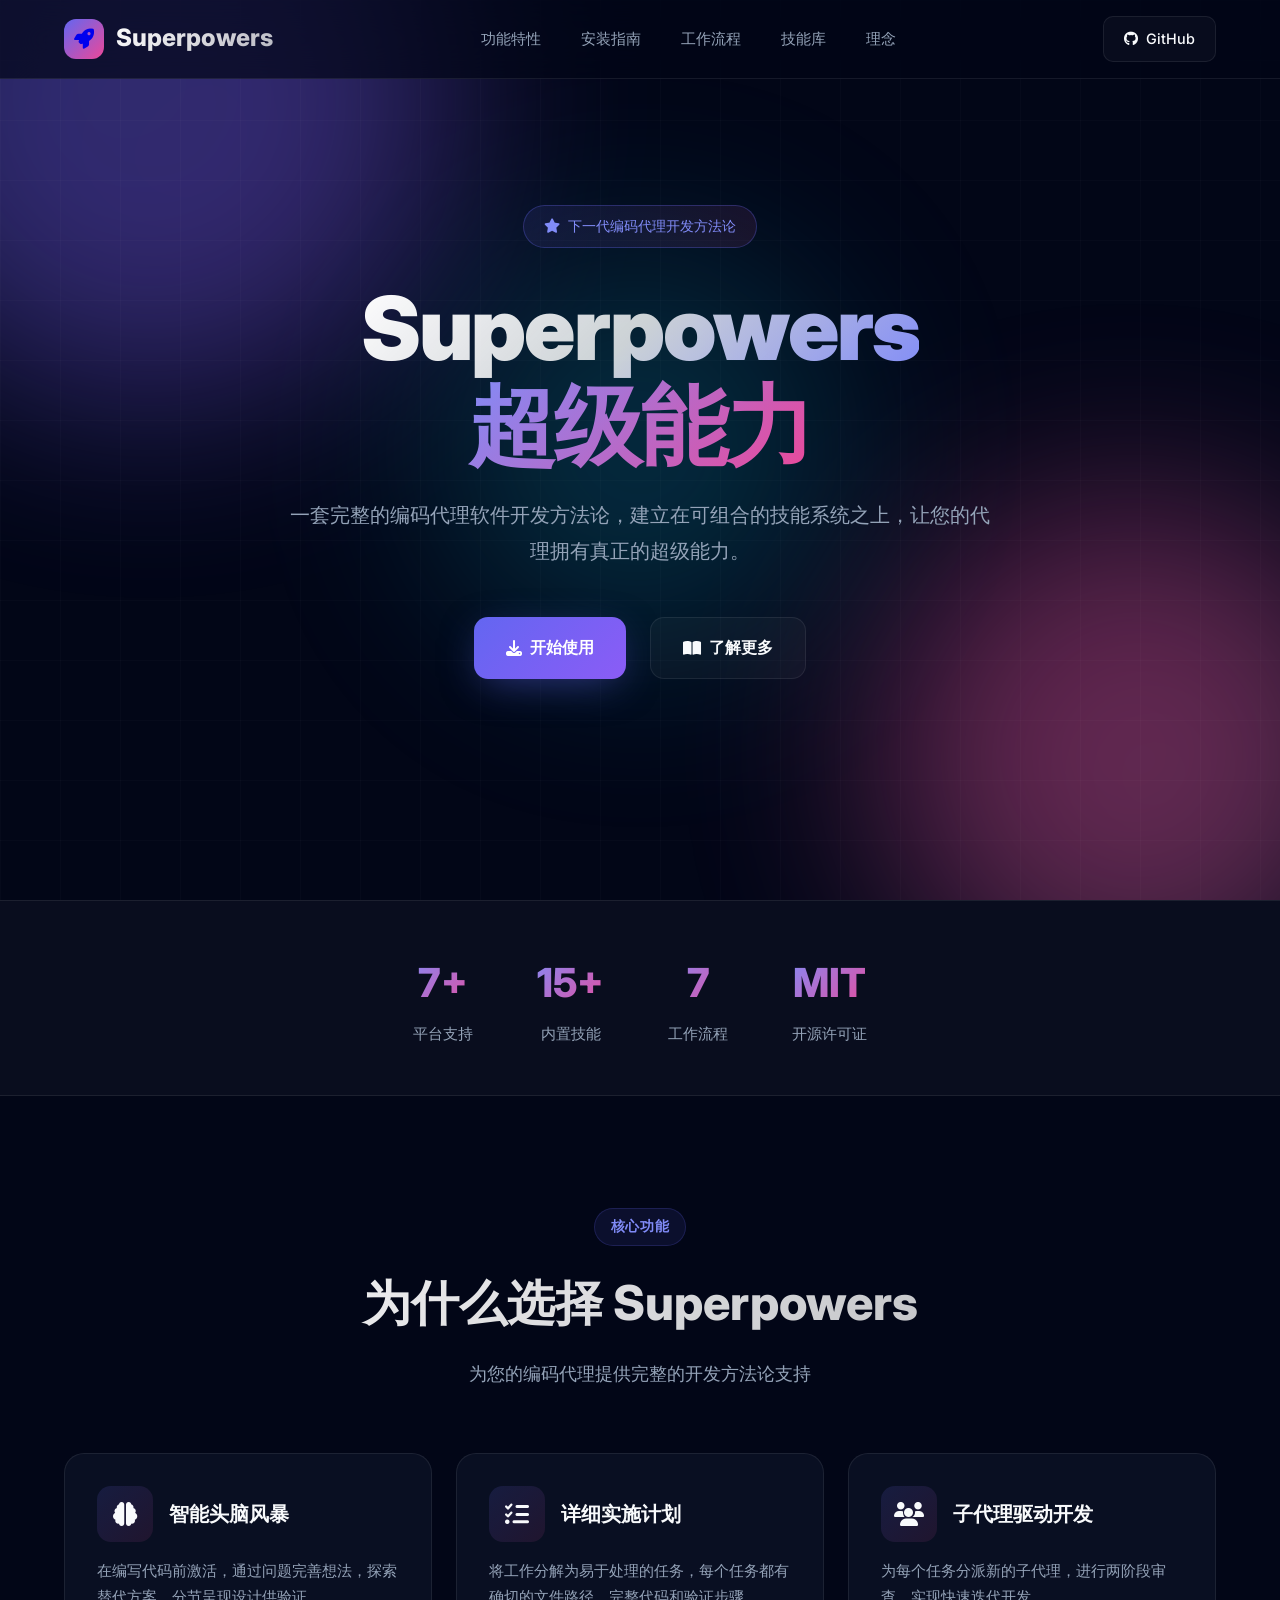
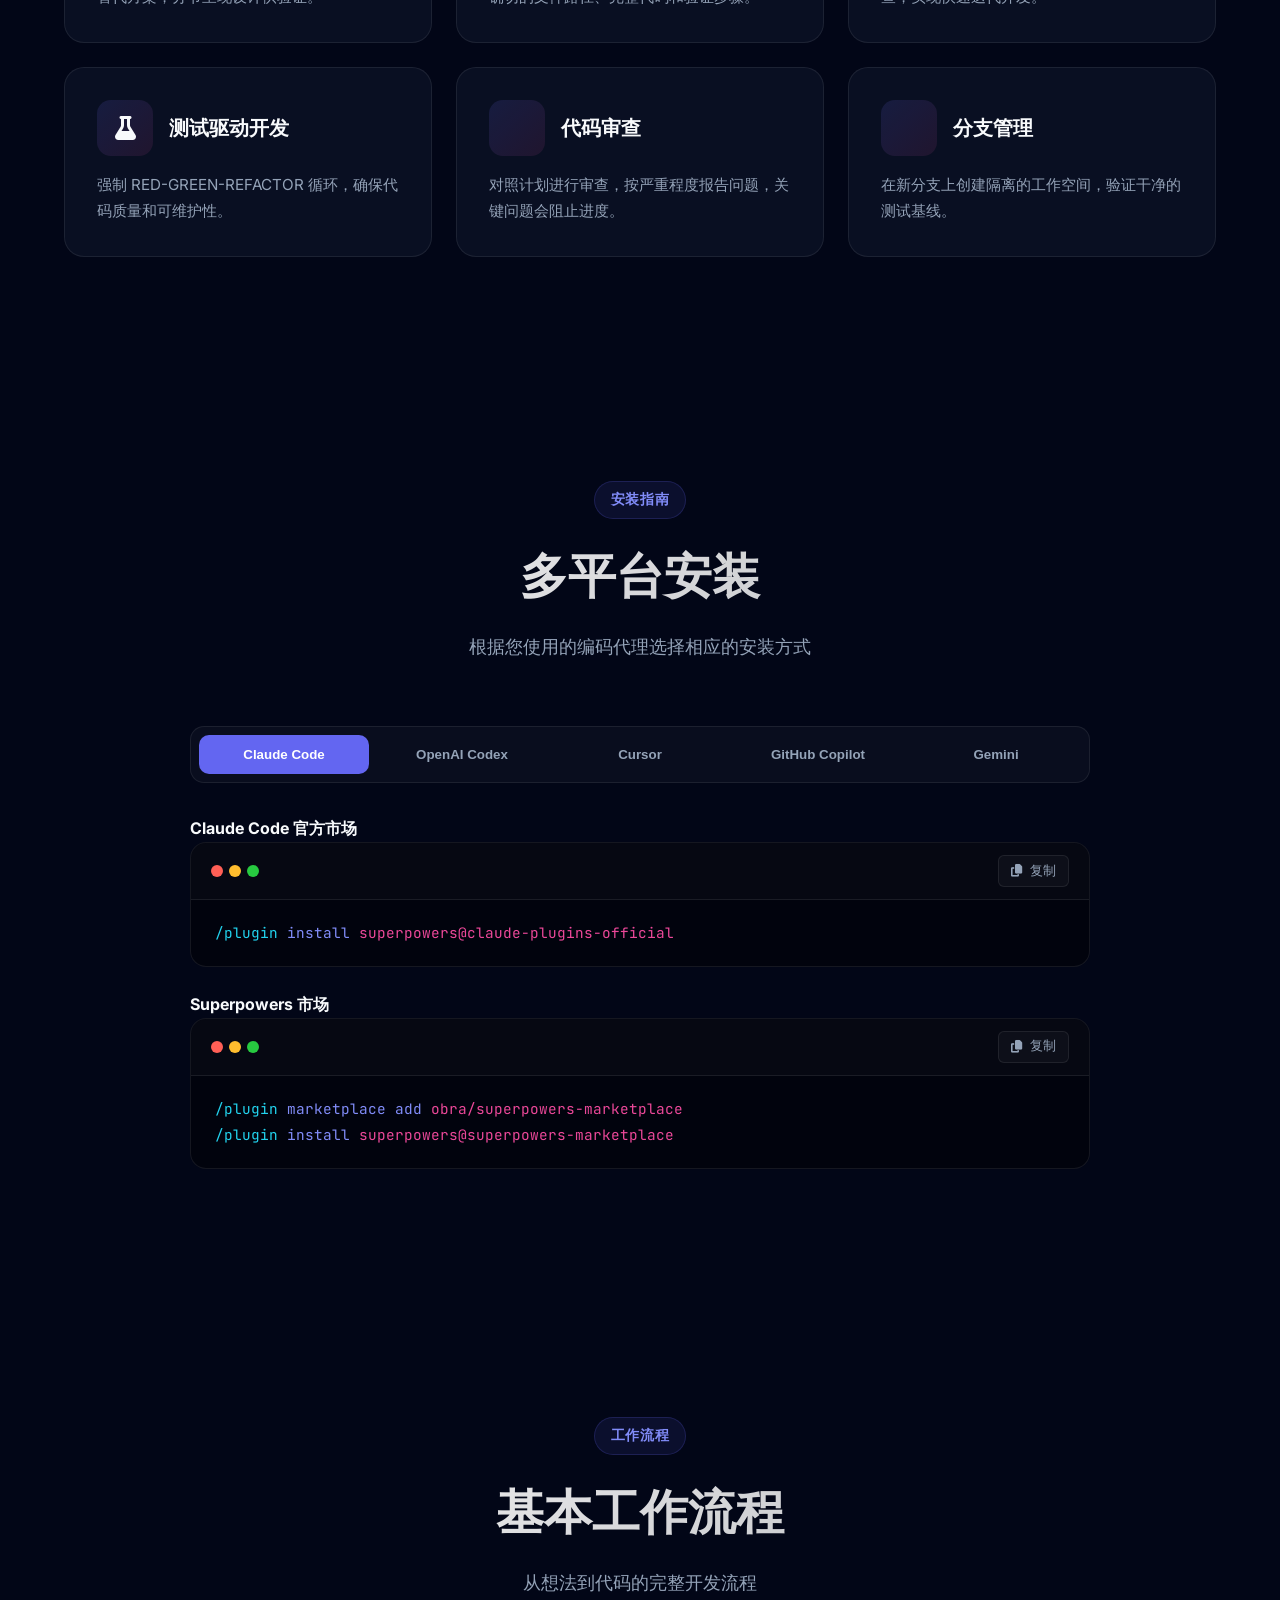
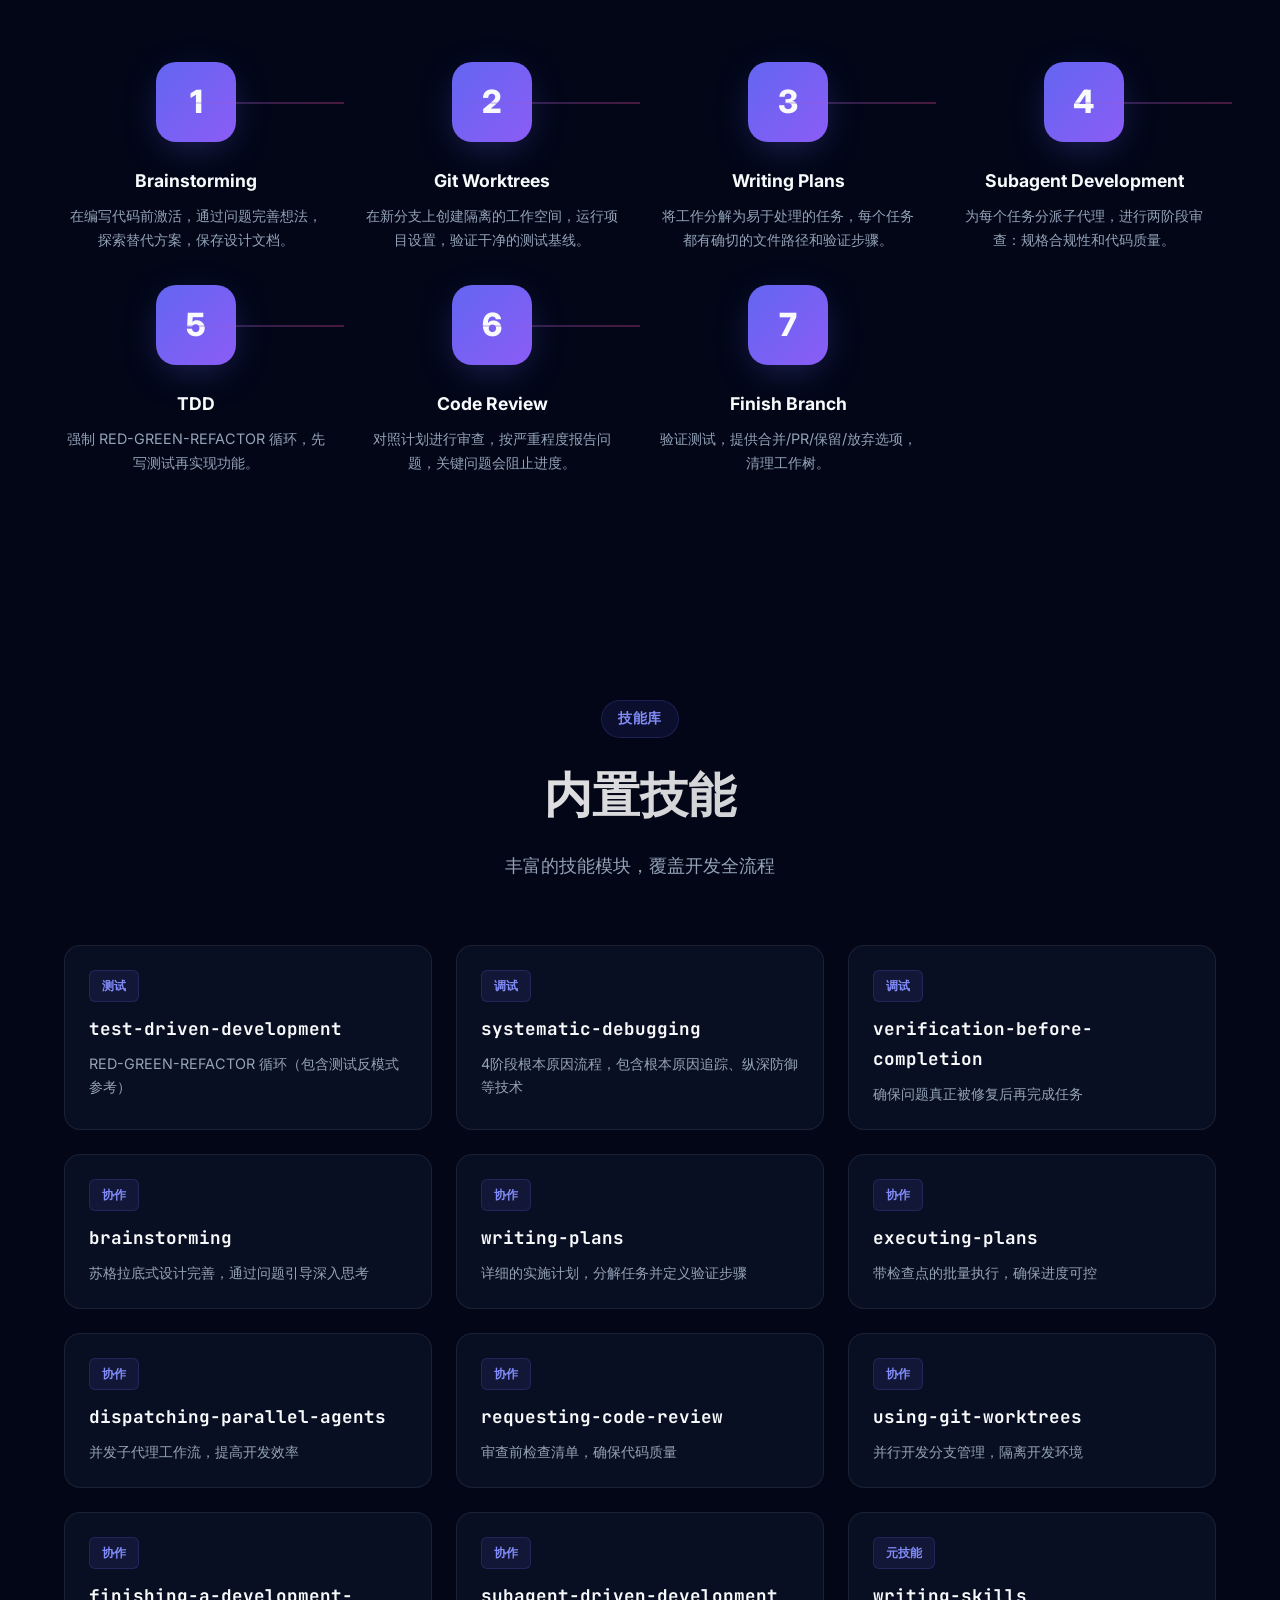
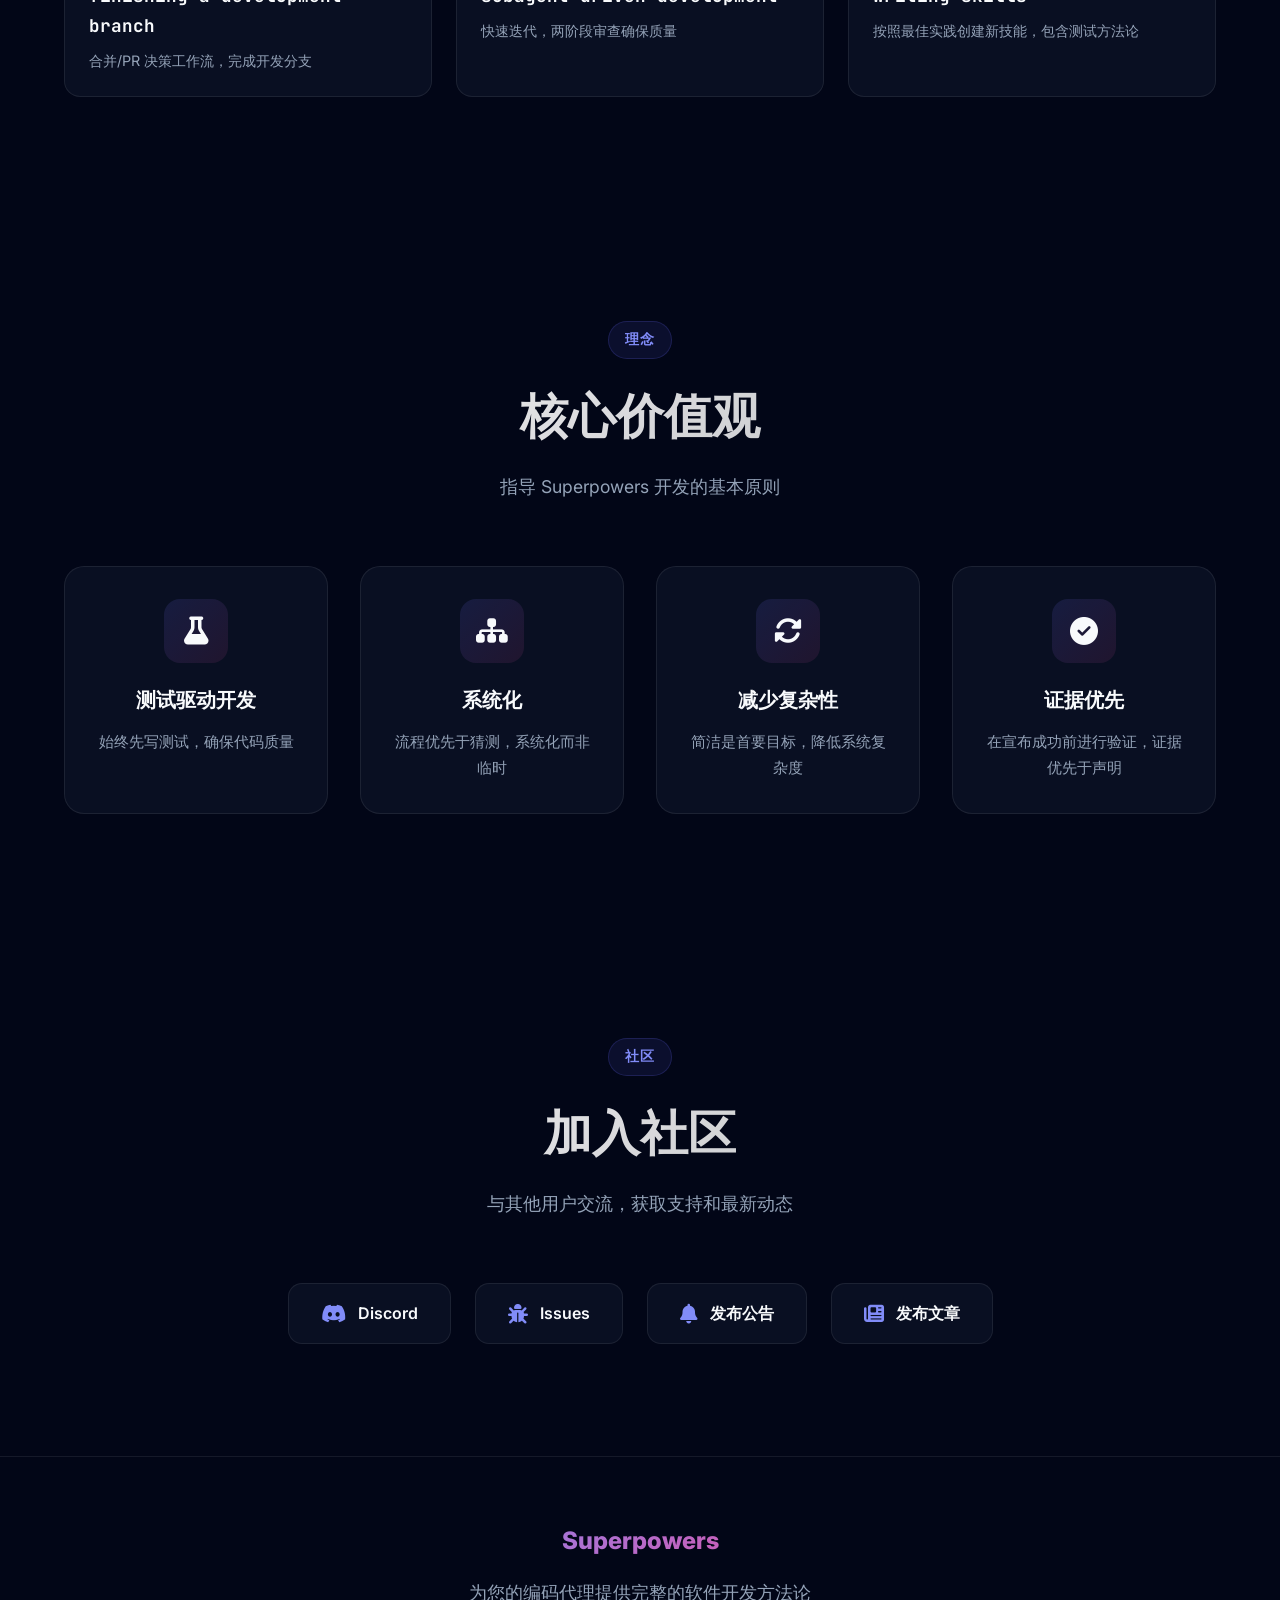
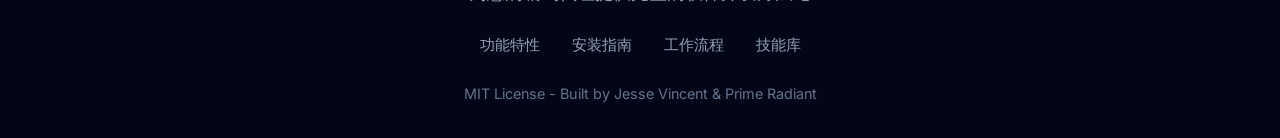
<file: index.html>
<!DOCTYPE html>
<html lang="zh-CN">
<head>
    <meta charset="UTF-8">
    <meta name="viewport" content="width=device-width, initial-scale=1.0">
    <title>Superpowers - 编码代理软件开发方法论</title>
    <link rel="stylesheet" href="style.css">
    <link rel="stylesheet" href="https://cdnjs.cloudflare.com/ajax/libs/font-awesome/6.5.1/css/all.min.css">
</head>
<body>
    <div class="bg-effects">
        <div class="blob blob-1"></div>
        <div class="blob blob-2"></div>
        <div class="blob blob-3"></div>
    </div>
    <div class="grid-pattern"></div>

    <nav id="navbar">
        <div class="nav-container">
            <a href="#" class="logo">
                <div class="logo-icon">
                    <i class="fas fa-rocket"></i>
                </div>
                <span class="logo-text">Superpowers</span>
            </a>
            <ul class="nav-links">
                <li><a href="#features">功能特性</a></li>
                <li><a href="#installation">安装指南</a></li>
                <li><a href="#workflow">工作流程</a></li>
                <li><a href="#skills">技能库</a></li>
                <li><a href="#philosophy">理念</a></li>
            </ul>
            <div class="nav-cta">
                <a href="https://github.com/joe-qai/superpowers-cn.git" target="_blank" class="github-btn">
                    <i class="fab fa-github"></i>
                    GitHub
                </a>
            </div>
            <button class="mobile-menu-btn" id="mobileMenuBtn" aria-label="打开菜单">
                <i class="fas fa-bars"></i>
            </button>
            <div class="mobile-overlay" id="mobileOverlay"></div>
            <div class="mobile-nav" id="mobileNav">
                <div class="mobile-nav-header">
                    <span class="mobile-nav-title">菜单</span>
                    <button class="mobile-close-btn" id="mobileCloseBtn" aria-label="关闭菜单">
                        <i class="fas fa-times"></i>
                    </button>
                </div>
                <ul class="mobile-nav-links">
                    <li><a href="#features">功能特性</a></li>
                    <li><a href="#installation">安装指南</a></li>
                    <li><a href="#workflow">工作流程</a></li>
                    <li><a href="#skills">技能库</a></li>
                    <li><a href="#philosophy">理念</a></li>
                </ul>
                <a href="https://github.com/joe-qai/superpowers-cn.git" target="_blank" class="mobile-github-btn">
                    <i class="fab fa-github"></i>
                    在 GitHub 上查看
                </a>
            </div>
        </div>
    </nav>

    <section class="hero">
        <div class="hero-badge">
            <i class="fas fa-star"></i>
            <span>下一代编码代理开发方法论</span>
        </div>
        <h1 class="hero-title">
            <span class="gradient-text">Superpowers</span>
            <br>
            <span class="highlight">超级能力</span>
        </h1>
        <p class="hero-subtitle">
            一套完整的编码代理软件开发方法论，建立在可组合的技能系统之上，让您的代理拥有真正的超级能力。
        </p>
        <div class="hero-cta">
            <a href="#installation" class="btn btn-primary">
                <i class="fas fa-download"></i>
                开始使用
            </a>
            <a href="#features" class="btn btn-secondary">
                <i class="fas fa-book-open"></i>
                了解更多
            </a>
        </div>
    </section>

    <section class="stats-bar">
        <div class="stat-item">
            <div class="stat-number">7+</div>
            <div class="stat-label">平台支持</div>
        </div>
        <div class="stat-item">
            <div class="stat-number">15+</div>
            <div class="stat-label">内置技能</div>
        </div>
        <div class="stat-item">
            <div class="stat-number">7</div>
            <div class="stat-label">工作流程</div>
        </div>
        <div class="stat-item">
            <div class="stat-number">MIT</div>
            <div class="stat-label">开源许可证</div>
        </div>
    </section>

    <section id="features" class="section">
        <div class="section-header">
            <span class="section-badge">核心功能</span>
            <h2 class="section-title">为什么选择 Superpowers</h2>
            <p class="section-subtitle">为您的编码代理提供完整的开发方法论支持</p>
        </div>
        <div class="features-grid">
            <div class="feature-card">
                <div class="feature-header">
                    <div class="feature-icon">
                        <i class="fas fa-brain"></i>
                    </div>
                    <h3>智能头脑风暴</h3>
                </div>
                <p>在编写代码前激活，通过问题完善想法，探索替代方案，分节呈现设计供验证。</p>
            </div>
            <div class="feature-card">
                <div class="feature-header">
                    <div class="feature-icon">
                        <i class="fas fa-list-check"></i>
                    </div>
                    <h3>详细实施计划</h3>
                </div>
                <p>将工作分解为易于处理的任务，每个任务都有确切的文件路径、完整代码和验证步骤。</p>
            </div>
            <div class="feature-card">
                <div class="feature-header">
                    <div class="feature-icon">
                        <i class="fas fa-users"></i>
                    </div>
                    <h3>子代理驱动开发</h3>
                </div>
                <p>为每个任务分派新的子代理，进行两阶段审查，实现快速迭代开发。</p>
            </div>
            <div class="feature-card">
                <div class="feature-header">
                    <div class="feature-icon">
                        <i class="fas fa-flask"></i>
                    </div>
                    <h3>测试驱动开发</h3>
                </div>
                <p>强制 RED-GREEN-REFACTOR 循环，确保代码质量和可维护性。</p>
            </div>
            <div class="feature-card">
                <div class="feature-header">
                    <div class="feature-icon">
                        <i class="fas fa-code-review"></i>
                    </div>
                    <h3>代码审查</h3>
                </div>
                <p>对照计划进行审查，按严重程度报告问题，关键问题会阻止进度。</p>
            </div>
            <div class="feature-card">
                <div class="feature-header">
                    <div class="feature-icon">
                        <i class="fas fa-git-branch"></i>
                    </div>
                    <h3>分支管理</h3>
                </div>
                <p>在新分支上创建隔离的工作空间，验证干净的测试基线。</p>
            </div>
        </div>
    </section>

    <section id="installation" class="section">
        <div class="section-header">
            <span class="section-badge">安装指南</span>
            <h2 class="section-title">多平台安装</h2>
            <p class="section-subtitle">根据您使用的编码代理选择相应的安装方式</p>
        </div>
        <div class="install-container">
            <div class="install-tabs">
                <button class="install-tab active" data-tab="claude">Claude Code</button>
                <button class="install-tab" data-tab="codex">OpenAI Codex</button>
                <button class="install-tab" data-tab="cursor">Cursor</button>
                <button class="install-tab" data-tab="copilot">GitHub Copilot</button>
                <button class="install-tab" data-tab="gemini">Gemini</button>
            </div>

            <div id="claude" class="install-content active">
                <h4>Claude Code 官方市场</h4>
                <div class="code-block">
                    <div class="code-header">
                        <div class="code-dots">
                            <span class="code-dot red"></span>
                            <span class="code-dot yellow"></span>
                            <span class="code-dot green"></span>
                        </div>
                        <button class="copy-btn" data-code="claude-code-1">
                            <i class="fas fa-copy"></i>
                            <span>复制</span>
                        </button>
                    </div>
                    <div class="code-body">
                        <pre id="claude-code-1"><span class="command">/plugin</span> <span class="flag">install</span> <span class="value">superpowers@claude-plugins-official</span></pre>
                    </div>
                </div>
                <h4>Superpowers 市场</h4>
                <div class="code-block">
                    <div class="code-header">
                        <div class="code-dots">
                            <span class="code-dot red"></span>
                            <span class="code-dot yellow"></span>
                            <span class="code-dot green"></span>
                        </div>
                        <button class="copy-btn" data-code="claude-code-2">
                            <i class="fas fa-copy"></i>
                            <span>复制</span>
                        </button>
                    </div>
                    <div class="code-body">
                        <pre id="claude-code-2"><span class="command">/plugin</span> <span class="flag">marketplace</span> <span class="flag">add</span> <span class="value">obra/superpowers-marketplace</span>
<span class="command">/plugin</span> <span class="flag">install</span> <span class="value">superpowers@superpowers-marketplace</span></pre>
                    </div>
                </div>
            </div>

            <div id="codex" class="install-content">
                <h4>OpenAI Codex CLI</h4>
                <div class="code-block">
                    <div class="code-header">
                        <div class="code-dots">
                            <span class="code-dot red"></span>
                            <span class="code-dot yellow"></span>
                            <span class="code-dot green"></span>
                        </div>
                        <button class="copy-btn" data-code="codex-code">
                            <i class="fas fa-copy"></i>
                            <span>复制</span>
                        </button>
                    </div>
                    <div class="code-body">
                        <pre id="codex-code"><span class="command">/plugins</span>
<span class="comment"># 搜索 Superpowers</span>
<span class="command">superpowers</span>
<span class="comment"># 选择 Install Plugin</span></pre>
                    </div>
                </div>
                <p class="section-subtitle" style="margin-top: 1rem;">在 Codex 应用中，点击侧边栏的插件，找到 Superpowers 并点击 + 安装。</p>
            </div>

            <div id="cursor" class="install-content">
                <h4>Cursor Agent</h4>
                <div class="code-block">
                    <div class="code-header">
                        <div class="code-dots">
                            <span class="code-dot red"></span>
                            <span class="code-dot yellow"></span>
                            <span class="code-dot green"></span>
                        </div>
                        <button class="copy-btn" data-code="cursor-code">
                            <i class="fas fa-copy"></i>
                            <span>复制</span>
                        </button>
                    </div>
                    <div class="code-body">
                        <pre id="cursor-code"><span class="command">/add-plugin</span> <span class="value">superpowers</span></pre>
                    </div>
                </div>
                <p class="section-subtitle" style="margin-top: 1rem;">或在插件市场中搜索 "superpowers" 进行安装。</p>
            </div>

            <div id="copilot" class="install-content">
                <h4>GitHub Copilot CLI</h4>
                <div class="code-block">
                    <div class="code-header">
                        <div class="code-dots">
                            <span class="code-dot red"></span>
                            <span class="code-dot yellow"></span>
                            <span class="code-dot green"></span>
                        </div>
                        <button class="copy-btn" data-code="copilot-code">
                            <i class="fas fa-copy"></i>
                            <span>复制</span>
                        </button>
                    </div>
                    <div class="code-body">
                        <pre id="copilot-code"><span class="command">copilot</span> <span class="flag">plugin</span> <span class="flag">marketplace</span> <span class="flag">add</span> <span class="value">obra/superpowers-marketplace</span>
<span class="command">copilot</span> <span class="flag">plugin</span> <span class="flag">install</span> <span class="value">superpowers@superpowers-marketplace</span></pre>
                    </div>
                </div>
            </div>

            <div id="gemini" class="install-content">
                <h4>Gemini CLI</h4>
                <div class="code-block">
                    <div class="code-header">
                        <div class="code-dots">
                            <span class="code-dot red"></span>
                            <span class="code-dot yellow"></span>
                            <span class="code-dot green"></span>
                        </div>
                        <button class="copy-btn" data-code="gemini-code">
                            <i class="fas fa-copy"></i>
                            <span>复制</span>
                        </button>
                    </div>
                    <div class="code-body">
                        <pre id="gemini-code"><span class="command">gemini</span> <span class="flag">extensions</span> <span class="flag">install</span> <span class="value">https://github.com/obra/superpowers</span></pre>
                    </div>
                </div>
                <h4>更新命令</h4>
                <div class="code-block">
                    <div class="code-header">
                        <div class="code-dots">
                            <span class="code-dot red"></span>
                            <span class="code-dot yellow"></span>
                            <span class="code-dot green"></span>
                        </div>
                        <button class="copy-btn" data-code="gemini-update">
                            <i class="fas fa-copy"></i>
                            <span>复制</span>
                        </button>
                    </div>
                    <div class="code-body">
                        <pre id="gemini-update"><span class="command">gemini</span> <span class="flag">extensions</span> <span class="flag">update</span> <span class="value">superpowers</span></pre>
                    </div>
                </div>
            </div>
        </div>
    </section>

    <section id="workflow" class="section">
        <div class="section-header">
            <span class="section-badge">工作流程</span>
            <h2 class="section-title">基本工作流程</h2>
            <p class="section-subtitle">从想法到代码的完整开发流程</p>
        </div>
        <div class="workflow-steps">
            <div class="workflow-step">
                <div class="step-number">1</div>
                <h4>Brainstorming</h4>
                <p>在编写代码前激活，通过问题完善想法，探索替代方案，保存设计文档。</p>
            </div>
            <div class="workflow-step">
                <div class="step-number">2</div>
                <h4>Git Worktrees</h4>
                <p>在新分支上创建隔离的工作空间，运行项目设置，验证干净的测试基线。</p>
            </div>
            <div class="workflow-step">
                <div class="step-number">3</div>
                <h4>Writing Plans</h4>
                <p>将工作分解为易于处理的任务，每个任务都有确切的文件路径和验证步骤。</p>
            </div>
            <div class="workflow-step">
                <div class="step-number">4</div>
                <h4>Subagent Development</h4>
                <p>为每个任务分派子代理，进行两阶段审查：规格合规性和代码质量。</p>
            </div>
            <div class="workflow-step">
                <div class="step-number">5</div>
                <h4>TDD</h4>
                <p>强制 RED-GREEN-REFACTOR 循环，先写测试再实现功能。</p>
            </div>
            <div class="workflow-step">
                <div class="step-number">6</div>
                <h4>Code Review</h4>
                <p>对照计划进行审查，按严重程度报告问题，关键问题会阻止进度。</p>
            </div>
            <div class="workflow-step">
                <div class="step-number">7</div>
                <h4>Finish Branch</h4>
                <p>验证测试，提供合并/PR/保留/放弃选项，清理工作树。</p>
            </div>
        </div>
    </section>

    <section id="skills" class="section">
        <div class="section-header">
            <span class="section-badge">技能库</span>
            <h2 class="section-title">内置技能</h2>
            <p class="section-subtitle">丰富的技能模块，覆盖开发全流程</p>
        </div>
        <div class="skills-grid">
            <div class="skill-card">
                <span class="skill-category">测试</span>
                <h4>test-driven-development</h4>
                <p>RED-GREEN-REFACTOR 循环（包含测试反模式参考）</p>
            </div>
            <div class="skill-card">
                <span class="skill-category">调试</span>
                <h4>systematic-debugging</h4>
                <p>4阶段根本原因流程，包含根本原因追踪、纵深防御等技术</p>
            </div>
            <div class="skill-card">
                <span class="skill-category">调试</span>
                <h4>verification-before-completion</h4>
                <p>确保问题真正被修复后再完成任务</p>
            </div>
            <div class="skill-card">
                <span class="skill-category">协作</span>
                <h4>brainstorming</h4>
                <p>苏格拉底式设计完善，通过问题引导深入思考</p>
            </div>
            <div class="skill-card">
                <span class="skill-category">协作</span>
                <h4>writing-plans</h4>
                <p>详细的实施计划，分解任务并定义验证步骤</p>
            </div>
            <div class="skill-card">
                <span class="skill-category">协作</span>
                <h4>executing-plans</h4>
                <p>带检查点的批量执行，确保进度可控</p>
            </div>
            <div class="skill-card">
                <span class="skill-category">协作</span>
                <h4>dispatching-parallel-agents</h4>
                <p>并发子代理工作流，提高开发效率</p>
            </div>
            <div class="skill-card">
                <span class="skill-category">协作</span>
                <h4>requesting-code-review</h4>
                <p>审查前检查清单，确保代码质量</p>
            </div>
            <div class="skill-card">
                <span class="skill-category">协作</span>
                <h4>using-git-worktrees</h4>
                <p>并行开发分支管理，隔离开发环境</p>
            </div>
            <div class="skill-card">
                <span class="skill-category">协作</span>
                <h4>finishing-a-development-branch</h4>
                <p>合并/PR 决策工作流，完成开发分支</p>
            </div>
            <div class="skill-card">
                <span class="skill-category">协作</span>
                <h4>subagent-driven-development</h4>
                <p>快速迭代，两阶段审查确保质量</p>
            </div>
            <div class="skill-card">
                <span class="skill-category">元技能</span>
                <h4>writing-skills</h4>
                <p>按照最佳实践创建新技能，包含测试方法论</p>
            </div>
        </div>
    </section>

    <section id="philosophy" class="section">
        <div class="section-header">
            <span class="section-badge">理念</span>
            <h2 class="section-title">核心价值观</h2>
            <p class="section-subtitle">指导 Superpowers 开发的基本原则</p>
        </div>
        <div class="philosophy-grid">
            <div class="philosophy-item">
                <i class="fas fa-flask"></i>
                <h4>测试驱动开发</h4>
                <p>始终先写测试，确保代码质量</p>
            </div>
            <div class="philosophy-item">
                <i class="fas fa-sitemap"></i>
                <h4>系统化</h4>
                <p>流程优先于猜测，系统化而非临时</p>
            </div>
            <div class="philosophy-item">
                <i class="fas fa-sync-alt"></i>
                <h4>减少复杂性</h4>
                <p>简洁是首要目标，降低系统复杂度</p>
            </div>
            <div class="philosophy-item">
                <i class="fas fa-check-circle"></i>
                <h4>证据优先</h4>
                <p>在宣布成功前进行验证，证据优先于声明</p>
            </div>
        </div>
    </section>

    <section class="section">
        <div class="section-header">
            <span class="section-badge">社区</span>
            <h2 class="section-title">加入社区</h2>
            <p class="section-subtitle">与其他用户交流，获取支持和最新动态</p>
        </div>
        <div class="community-links">
            <a href="https://discord.gg/35wsABTejz" target="_blank" class="community-link">
                <i class="fab fa-discord"></i>
                Discord
            </a>
            <a href="https://github.com/joe-qai/superpowers-cn.git/issues" target="_blank" class="community-link">
                <i class="fas fa-bug"></i>
                Issues
            </a>
            <a href="https://primeradiant.com/superpowers/" target="_blank" class="community-link">
                <i class="fas fa-bell"></i>
                发布公告
            </a>
            <a href="https://blog.fsck.com/2025/10/09/superpowers/" target="_blank" class="community-link">
                <i class="fas fa-newspaper"></i>
                发布文章
            </a>
        </div>
    </section>

    <footer>
        <div class="footer-content">
            <div class="footer-logo">Superpowers</div>
            <p class="section-subtitle" style="margin-bottom: 0;">
                为您的编码代理提供完整的软件开发方法论
            </p>
            <div class="footer-links">
                <a href="#features">功能特性</a>
                <a href="#installation">安装指南</a>
                <a href="#workflow">工作流程</a>
                <a href="#skills">技能库</a>
            </div>
            <div class="footer-copy">
                <p>MIT License - Built by Jesse Vincent & Prime Radiant</p>
            </div>
        </div>
    </footer>

    <script src="script.js"></script>
</body>
</html>
</file>
<file: style.css>
@import url('https://fonts.googleapis.com/css2?family=Inter:wght@400;500;600;700;800;900&family=JetBrains+Mono:wght@400;500&display=swap');

:root {
    --primary: #6366f1;
    --primary-light: #818cf8;
    --primary-glow: #8b5cf6;
    --secondary: #ec4899;
    --accent: #22d3ee;
    --success: #10b981;
    --warning: #f59e0b;
    --bg-dark: #0f172a;
    --bg-darker: #020617;
    --bg-card: rgba(15, 23, 42, 0.6);
    --text-main: #f8fafc;
    --text-muted: #94a3b8;
    --text-dim: #64748b;
    --glass: rgba(255, 255, 255, 0.03);
    --glass-hover: rgba(255, 255, 255, 0.06);
    --glass-border: rgba(255, 255, 255, 0.08);
    --glass-border-hover: rgba(255, 255, 255, 0.15);
    --card-shadow: 0 25px 50px -12px rgba(0, 0, 0, 0.5);
    --glow-primary: 0 0 60px rgba(99, 102, 241, 0.3);
    --glow-secondary: 0 0 60px rgba(236, 72, 153, 0.2);
    --transition: all 0.3s cubic-bezier(0.4, 0, 0.2, 1);
    --transition-slow: all 0.5s cubic-bezier(0.4, 0, 0.2, 1);
}

* {
    margin: 0;
    padding: 0;
    box-sizing: border-box;
}

html {
    scroll-behavior: smooth;
}

body {
    font-family: 'Inter', -apple-system, BlinkMacSystemFont, "Segoe UI", Roboto, sans-serif;
    background: var(--bg-darker);
    color: var(--text-main);
    line-height: 1.7;
    overflow-x: hidden;
}

/* Animated Background */
.bg-effects {
    position: fixed;
    inset: 0;
    z-index: -1;
    overflow: hidden;
}

.blob {
    position: absolute;
    border-radius: 50%;
    filter: blur(100px);
    opacity: 0.4;
    animation: float 25s ease-in-out infinite;
}

.blob-1 {
    width: 600px;
    height: 600px;
    background: linear-gradient(135deg, var(--primary) 0%, var(--primary-glow) 100%);
    top: -200px;
    left: -150px;
}

.blob-2 {
    width: 500px;
    height: 500px;
    background: linear-gradient(135deg, var(--secondary) 0%, #f472b6 100%);
    bottom: -100px;
    right: -100px;
    animation-delay: -10s;
}

.blob-3 {
    width: 400px;
    height: 400px;
    background: linear-gradient(135deg, var(--accent) 0%, #06b6d4 100%);
    top: 50%;
    left: 50%;
    transform: translate(-50%, -50%);
    animation-delay: -5s;
    opacity: 0.2;
}

@keyframes float {

    0%,
    100% {
        transform: translate(0, 0) scale(1);
    }

    25% {
        transform: translate(50px, -50px) scale(1.05);
    }

    50% {
        transform: translate(-30px, 30px) scale(0.95);
    }

    75% {
        transform: translate(20px, 50px) scale(1.02);
    }
}

/* Grid Pattern Overlay */
.grid-pattern {
    position: fixed;
    inset: 0;
    background-image:
        linear-gradient(rgba(255, 255, 255, 0.02) 1px, transparent 1px),
        linear-gradient(90deg, rgba(255, 255, 255, 0.02) 1px, transparent 1px);
    background-size: 60px 60px;
    z-index: -1;
}

/* Navigation */
nav {
    position: fixed;
    top: 0;
    width: 100%;
    z-index: 1000;
    padding: 1rem 5%;
    background: rgba(2, 6, 23, 0.7);
    backdrop-filter: blur(20px);
    border-bottom: 1px solid var(--glass-border);
    transition: var(--transition);
}

nav.scrolled {
    padding: 0.75rem 5%;
    background: rgba(2, 6, 23, 0.9);
}

.nav-container {
    max-width: 1400px;
    margin: 0 auto;
    display: flex;
    justify-content: space-between;
    align-items: center;
}

.logo {
    display: flex;
    align-items: center;
    gap: 0.75rem;
    font-size: 1.5rem;
    font-weight: 800;
    text-decoration: none;
}

.logo-icon {
    width: 40px;
    height: 40px;
    background: linear-gradient(135deg, var(--primary) 0%, var(--secondary) 100%);
    border-radius: 12px;
    display: flex;
    align-items: center;
    justify-content: center;
    font-size: 1.25rem;
}

.logo-text {
    background: linear-gradient(135deg, #fff 0%, rgba(255, 255, 255, 0.7) 100%);
    -webkit-background-clip: text;
    -webkit-text-fill-color: transparent;
    background-clip: text;
}

.nav-links {
    display: flex;
    gap: 2.5rem;
    list-style: none;
}

.nav-links a {
    color: var(--text-muted);
    text-decoration: none;
    font-weight: 500;
    font-size: 0.95rem;
    position: relative;
    transition: var(--transition);
}

.nav-links a::after {
    content: '';
    position: absolute;
    bottom: -4px;
    left: 0;
    width: 0;
    height: 2px;
    background: linear-gradient(90deg, var(--primary), var(--secondary));
    transition: var(--transition);
}

.nav-links a:hover {
    color: var(--text-main);
}

.nav-links a:hover::after {
    width: 100%;
}

.nav-cta {
    display: flex;
    align-items: center;
    gap: 1rem;
}

.github-btn {
    display: flex;
    align-items: center;
    gap: 0.5rem;
    padding: 0.6rem 1.25rem;
    background: var(--glass);
    border: 1px solid var(--glass-border);
    border-radius: 10px;
    color: var(--text-main);
    text-decoration: none;
    font-weight: 500;
    font-size: 0.9rem;
    transition: var(--transition);
}

.github-btn:hover {
    background: var(--glass-hover);
    border-color: var(--glass-border-hover);
    transform: translateY(-2px);
}

/* Mobile Menu Button */
.mobile-menu-btn {
    display: none;
    width: 44px;
    height: 44px;
    background: var(--glass);
    border: 1px solid var(--glass-border);
    border-radius: 10px;
    color: var(--text-main);
    font-size: 1.25rem;
    cursor: pointer;
    align-items: center;
    justify-content: center;
    transition: var(--transition);
}

.mobile-menu-btn:hover {
    background: var(--glass-hover);
}

.mobile-overlay {
    display: none;
    position: fixed;
    inset: 0;
    background: rgba(0, 0, 0, 0.6);
    z-index: 998;
    opacity: 0;
    transition: opacity 0.3s ease;
}

.mobile-overlay.active {
    display: block;
    opacity: 1;
}

.mobile-nav {
    position: fixed;
    top: 0;
    right: 0;
    width: 300px;
    max-width: 80vw;
    height: 100vh;
    background: var(--bg-dark);
    border-left: 1px solid var(--glass-border);
    z-index: 999;
    transform: translateX(100%);
    transition: transform 0.3s cubic-bezier(0.4, 0, 0.2, 1);
    display: flex;
    flex-direction: column;
    padding: 1.5rem;
}

.mobile-nav.active {
    transform: translateX(0);
}

.mobile-nav-header {
    display: flex;
    justify-content: space-between;
    align-items: center;
    margin-bottom: 2rem;
    padding-bottom: 1rem;
    border-bottom: 1px solid var(--glass-border);
}

.mobile-nav-title {
    font-size: 1.25rem;
    font-weight: 700;
}

.mobile-close-btn {
    width: 44px;
    height: 44px;
    background: var(--glass);
    border: 1px solid var(--glass-border);
    border-radius: 10px;
    color: var(--text-main);
    font-size: 1.25rem;
    cursor: pointer;
    display: flex;
    align-items: center;
    justify-content: center;
    transition: var(--transition);
}

.mobile-close-btn:hover {
    background: var(--glass-hover);
}

.mobile-nav-links {
    list-style: none;
    flex: 1;
}

.mobile-nav-links li {
    margin-bottom: 0.5rem;
}

.mobile-nav-links a {
    display: block;
    padding: 0.875rem 1rem;
    color: var(--text-muted);
    text-decoration: none;
    font-weight: 500;
    font-size: 1rem;
    border-radius: 10px;
    transition: var(--transition);
}

.mobile-nav-links a:hover {
    color: var(--text-main);
    background: var(--glass);
}

.mobile-github-btn {
    display: flex;
    align-items: center;
    justify-content: center;
    gap: 0.5rem;
    padding: 1rem;
    background: var(--primary);
    border-radius: 10px;
    color: white;
    text-decoration: none;
    font-weight: 600;
    margin-top: 1rem;
    transition: var(--transition);
}

.mobile-github-btn:hover {
    background: var(--primary-light);
}

/* Hero Section */
.hero {
    min-height: 100vh;
    display: flex;
    flex-direction: column;
    justify-content: center;
    align-items: center;
    text-align: center;
    padding: 8rem 5% 5rem;
    position: relative;
}

.hero-badge {
    display: inline-flex;
    align-items: center;
    gap: 0.5rem;
    background: linear-gradient(135deg, rgba(99, 102, 241, 0.1) 0%, rgba(236, 72, 153, 0.1) 100%);
    border: 1px solid rgba(99, 102, 241, 0.3);
    padding: 0.5rem 1.25rem;
    border-radius: 50px;
    font-size: 0.9rem;
    color: var(--primary-light);
    margin-bottom: 2rem;
    animation: pulse-glow 3s ease-in-out infinite;
}

@keyframes pulse-glow {

    0%,
    100% {
        box-shadow: 0 0 20px rgba(99, 102, 241, 0.2);
    }

    50% {
        box-shadow: 0 0 40px rgba(99, 102, 241, 0.4);
    }
}

.hero-title {
    font-size: clamp(3rem, 8vw, 5.5rem);
    font-weight: 900;
    line-height: 1.1;
    margin-bottom: 1.5rem;
    letter-spacing: -0.02em;
}

.hero-title .gradient-text {
    background: linear-gradient(135deg, #fff 0%, rgba(255, 255, 255, 0.8) 50%, var(--primary-light) 100%);
    -webkit-background-clip: text;
    -webkit-text-fill-color: transparent;
    background-clip: text;
}

.hero-title .highlight {
    background: linear-gradient(135deg, var(--primary-light) 0%, var(--secondary) 100%);
    -webkit-background-clip: text;
    -webkit-text-fill-color: transparent;
    background-clip: text;
}

.hero-subtitle {
    font-size: 1.25rem;
    color: var(--text-muted);
    max-width: 700px;
    margin-bottom: 3rem;
    line-height: 1.8;
}

.hero-cta {
    display: flex;
    gap: 1.5rem;
    margin-bottom: 4rem;
}

.btn {
    display: inline-flex;
    align-items: center;
    gap: 0.5rem;
    padding: 1rem 2rem;
    border-radius: 14px;
    font-weight: 600;
    font-size: 1rem;
    text-decoration: none;
    transition: var(--transition);
    cursor: pointer;
    border: none;
}

.btn-primary {
    background: linear-gradient(135deg, var(--primary) 0%, var(--primary-glow) 100%);
    color: white;
    box-shadow: 0 10px 40px -10px rgba(99, 102, 241, 0.5);
}

.btn-primary:hover {
    transform: translateY(-3px);
    box-shadow: 0 20px 50px -10px rgba(99, 102, 241, 0.6);
}

.btn-secondary {
    background: var(--glass);
    border: 1px solid var(--glass-border);
    color: var(--text-main);
}

.btn-secondary:hover {
    background: var(--glass-hover);
    border-color: var(--glass-border-hover);
    transform: translateY(-3px);
}

.hero-image-container {
    position: relative;
    width: 100%;
    max-width: 1100px;
    margin-top: 2rem;
}

.hero-image {
    width: 100%;
    border-radius: 20px;
    border: 1px solid var(--glass-border);
    box-shadow: var(--card-shadow), var(--glow-primary);
    transform: perspective(2000px) rotateX(5deg);
    transition: var(--transition-slow);
}

.hero-image:hover {
    transform: perspective(2000px) rotateX(0deg) scale(1.02);
}

/* Stats Bar */
.stats-bar {
    display: flex;
    justify-content: center;
    gap: 4rem;
    padding: 3rem 5%;
    background: var(--glass);
    border-top: 1px solid var(--glass-border);
    border-bottom: 1px solid var(--glass-border);
}

.stat-item {
    text-align: center;
}

.stat-number {
    font-size: 2.5rem;
    font-weight: 800;
    background: linear-gradient(135deg, var(--primary-light) 0%, var(--secondary) 100%);
    -webkit-background-clip: text;
    -webkit-text-fill-color: transparent;
    background-clip: text;
}

.stat-label {
    color: var(--text-muted);
    font-size: 0.95rem;
    margin-top: 0.25rem;
}

/* Sections */
.section {
    padding: 7rem 5%;
    max-width: 1400px;
    margin: 0 auto;
}

.section-header {
    text-align: center;
    margin-bottom: 4rem;
}

.section-badge {
    display: inline-block;
    padding: 0.4rem 1rem;
    background: rgba(99, 102, 241, 0.1);
    border: 1px solid rgba(99, 102, 241, 0.2);
    border-radius: 50px;
    color: var(--primary-light);
    font-size: 0.85rem;
    font-weight: 600;
    margin-bottom: 1rem;
    text-transform: uppercase;
    letter-spacing: 0.05em;
}

.section-title {
    font-size: clamp(2rem, 5vw, 3rem);
    font-weight: 800;
    margin-bottom: 1rem;
    background: linear-gradient(135deg, #fff 0%, rgba(255, 255, 255, 0.7) 100%);
    -webkit-background-clip: text;
    -webkit-text-fill-color: transparent;
    background-clip: text;
}

.section-subtitle {
    color: var(--text-muted);
    font-size: 1.1rem;
    max-width: 600px;
    margin: 0 auto;
}

/* Features Grid */
.features-grid {
    display: grid;
    grid-template-columns: repeat(auto-fit, minmax(320px, 1fr));
    gap: 1.5rem;
}

.feature-card {
    background: var(--bg-card);
    border: 1px solid var(--glass-border);
    border-radius: 20px;
    padding: 2rem;
    transition: var(--transition);
    position: relative;
    overflow: hidden;
}

.feature-card::before {
    content: '';
    position: absolute;
    top: 0;
    left: 0;
    right: 0;
    height: 3px;
    background: linear-gradient(90deg, var(--primary), var(--secondary));
    opacity: 0;
    transition: var(--transition);
}

.feature-card:hover {
    transform: translateY(-8px);
    border-color: var(--glass-border-hover);
    box-shadow: var(--card-shadow);
}

.feature-card:hover::before {
    opacity: 1;
}

.feature-header {
    display: flex;
    align-items: center;
    gap: 1rem;
    margin-bottom: 1rem;
}

.feature-icon {
    width: 56px;
    height: 56px;
    background: linear-gradient(135deg, rgba(99, 102, 241, 0.15) 0%, rgba(236, 72, 153, 0.1) 100%);
    border-radius: 14px;
    display: flex;
    align-items: center;
    justify-content: center;
    font-size: 1.5rem;
    flex-shrink: 0;
}

.feature-card h3 {
    font-size: 1.25rem;
    font-weight: 700;
    margin-bottom: 0;
}

.feature-card p {
    color: var(--text-muted);
    font-size: 0.95rem;
    line-height: 1.7;
}

/* Installation Section */
.install-container {
    max-width: 900px;
    margin: 0 auto;
}

.install-tabs {
    display: flex;
    gap: 0.5rem;
    margin-bottom: 2rem;
    background: var(--glass);
    padding: 0.5rem;
    border-radius: 14px;
    border: 1px solid var(--glass-border);
}

.install-tab {
    flex: 1;
    padding: 0.75rem 1.5rem;
    background: transparent;
    border: none;
    border-radius: 10px;
    color: var(--text-muted);
    font-weight: 600;
    cursor: pointer;
    transition: var(--transition);
}

.install-tab.active {
    background: var(--primary);
    color: white;
}

.install-tab:hover:not(.active) {
    color: var(--text-main);
    background: var(--glass-hover);
}

.install-content {
    display: none;
}

.install-content.active {
    display: block;
    animation: fadeIn 0.3s ease;
}

@keyframes fadeIn {
    from {
        opacity: 0;
        transform: translateY(10px);
    }

    to {
        opacity: 1;
        transform: translateY(0);
    }
}

.code-block {
    background: rgba(0, 0, 0, 0.4);
    border: 1px solid var(--glass-border);
    border-radius: 16px;
    overflow: hidden;
    margin-bottom: 1.5rem;
}

.code-header {
    display: flex;
    justify-content: space-between;
    align-items: center;
    padding: 0.75rem 1.25rem;
    background: rgba(255, 255, 255, 0.02);
    border-bottom: 1px solid var(--glass-border);
}

.code-dots {
    display: flex;
    gap: 6px;
}

.code-dot {
    width: 12px;
    height: 12px;
    border-radius: 50%;
}

.code-dot.red {
    background: #ff5f56;
}

.code-dot.yellow {
    background: #ffbd2e;
}

.code-dot.green {
    background: #27ca40;
}

.copy-btn {
    display: flex;
    align-items: center;
    gap: 0.5rem;
    padding: 0.4rem 0.75rem;
    background: var(--glass);
    border: 1px solid var(--glass-border);
    border-radius: 6px;
    color: var(--text-muted);
    font-size: 0.8rem;
    cursor: pointer;
    transition: var(--transition);
}

.copy-btn:hover {
    color: var(--text-main);
    background: var(--glass-hover);
}

.code-body {
    padding: 1.25rem 1.5rem;
    overflow-x: auto;
}

.code-body pre {
    font-family: 'JetBrains Mono', 'Fira Code', monospace;
    font-size: 0.9rem;
    line-height: 1.8;
    color: var(--text-main);
    margin: 0;
}

.code-body .comment {
    color: var(--text-dim);
}

.code-body .command {
    color: var(--accent);
}

.code-body .flag {
    color: var(--primary-light);
}

.code-body .value {
    color: var(--secondary);
}

/* Table Styles */
.table-container {
    background: var(--bg-card);
    border: 1px solid var(--glass-border);
    border-radius: 16px;
    overflow: hidden;
    margin-top: 2rem;
}

.styled-table {
    width: 100%;
    border-collapse: collapse;
}

.styled-table th {
    text-align: left;
    padding: 1rem 1.5rem;
    background: rgba(255, 255, 255, 0.02);
    color: var(--text-muted);
    font-weight: 600;
    font-size: 0.9rem;
    text-transform: uppercase;
    letter-spacing: 0.05em;
    border-bottom: 1px solid var(--glass-border);
}

.styled-table td {
    padding: 1rem 1.5rem;
    border-bottom: 1px solid var(--glass-border);
    color: var(--text-main);
}

.styled-table tr:last-child td {
    border-bottom: none;
}

.styled-table tr:hover td {
    background: rgba(255, 255, 255, 0.02);
}

.styled-table code {
    background: rgba(99, 102, 241, 0.1);
    padding: 0.25rem 0.5rem;
    border-radius: 6px;
    font-family: 'JetBrains Mono', monospace;
    font-size: 0.85rem;
    color: var(--primary-light);
}

/* AI Cards Grid */
.ai-grid {
    display: grid;
    grid-template-columns: repeat(auto-fit, minmax(280px, 1fr));
    gap: 1.5rem;
    margin-top: 3rem;
}

.ai-card {
    background: var(--bg-card);
    border: 1px solid var(--glass-border);
    border-radius: 16px;
    padding: 1.5rem;
    transition: var(--transition);
}

.ai-card:hover {
    transform: translateY(-5px);
    border-color: var(--glass-border-hover);
}

.ai-card-header {
    display: flex;
    align-items: center;
    gap: 0.75rem;
    margin-bottom: 1rem;
}

.ai-card-icon {
    width: 40px;
    height: 40px;
    background: linear-gradient(135deg, rgba(99, 102, 241, 0.15) 0%, rgba(236, 72, 153, 0.1) 100%);
    border-radius: 10px;
    display: flex;
    align-items: center;
    justify-content: center;
    font-size: 1.25rem;
}

.ai-card h4 {
    font-size: 1.1rem;
    font-weight: 700;
}

.ai-card p {
    color: var(--text-muted);
    font-size: 0.9rem;
    margin-bottom: 1rem;
}

.ai-card .code-snippet {
    background: rgba(0, 0, 0, 0.3);
    border: 1px solid var(--glass-border);
    border-radius: 10px;
    padding: 0.75rem 1rem;
    font-family: 'JetBrains Mono', monospace;
    font-size: 0.85rem;
    color: var(--primary-light);
    overflow-x: auto;
}

/* How It Works */
.workflow-steps {
    display: grid;
    grid-template-columns: repeat(4, 1fr);
    gap: 2rem;
    margin-top: 3rem;
}

.workflow-step {
    text-align: center;
    position: relative;
}

.workflow-step:not(:last-child)::after {
    content: '';
    position: absolute;
    top: 40px;
    right: -1rem;
    width: calc(100% - 80px);
    height: 2px;
    background: linear-gradient(90deg, var(--primary), var(--secondary));
    opacity: 0.3;
}

.step-number {
    width: 80px;
    height: 80px;
    background: linear-gradient(135deg, var(--primary) 0%, var(--primary-glow) 100%);
    border-radius: 20px;
    display: flex;
    align-items: center;
    justify-content: center;
    font-size: 2rem;
    font-weight: 800;
    margin: 0 auto 1.5rem;
    box-shadow: 0 10px 40px -10px rgba(99, 102, 241, 0.4);
}

.workflow-step h4 {
    font-size: 1.1rem;
    font-weight: 700;
    margin-bottom: 0.5rem;
}

.workflow-step p {
    color: var(--text-muted);
    font-size: 0.9rem;
}

/* Tech Stack Section */
.stack-grid {
    display: grid;
    grid-template-columns: repeat(auto-fit, minmax(150px, 1fr));
    gap: 1rem;
    margin-top: 2rem;
}

.stack-item {
    background: var(--bg-card);
    border: 1px solid var(--glass-border);
    border-radius: 12px;
    padding: 1.25rem;
    text-align: center;
    transition: var(--transition);
}

.stack-item:hover {
    transform: translateY(-5px);
    border-color: var(--primary);
}

.stack-item i {
    font-size: 2rem;
    margin-bottom: 0.75rem;
    background: linear-gradient(135deg, var(--primary-light) 0%, var(--secondary) 100%);
    -webkit-background-clip: text;
    -webkit-text-fill-color: transparent;
    background-clip: text;
}

.stack-item span {
    display: block;
    font-weight: 600;
    font-size: 0.9rem;
}

/* Prerequisites */
.prereq-box {
    background: linear-gradient(135deg, rgba(245, 158, 11, 0.1) 0%, rgba(251, 191, 36, 0.05) 100%);
    border: 1px solid rgba(245, 158, 11, 0.3);
    border-radius: 16px;
    padding: 1.5rem 2rem;
    margin-top: 2rem;
}

.prereq-box h4 {
    display: flex;
    align-items: center;
    gap: 0.5rem;
    color: var(--warning);
    margin-bottom: 1rem;
}

/* Example Prompts */
.prompts-grid {
    display: grid;
    grid-template-columns: repeat(auto-fit, minmax(280px, 1fr));
    gap: 1rem;
    margin-top: 2rem;
}

.prompt-item {
    background: var(--bg-card);
    border: 1px solid var(--glass-border);
    border-radius: 12px;
    padding: 1.25rem;
    display: flex;
    align-items: flex-start;
    gap: 1rem;
    transition: var(--transition);
}

.prompt-item:hover {
    border-color: var(--primary);
    transform: translateX(5px);
}

.prompt-icon {
    color: var(--primary-light);
    font-size: 1.25rem;
}

.prompt-item p {
    color: var(--text-muted);
    font-size: 0.95rem;
}

/* Footer */
footer {
    padding: 4rem 5% 2rem;
    border-top: 1px solid var(--glass-border);
    text-align: center;
}

.footer-content {
    max-width: 600px;
    margin: 0 auto;
}

.footer-logo {
    font-size: 1.5rem;
    font-weight: 800;
    background: linear-gradient(135deg, var(--primary-light) 0%, var(--secondary) 100%);
    -webkit-background-clip: text;
    -webkit-text-fill-color: transparent;
    background-clip: text;
    margin-bottom: 1rem;
}

.footer-links {
    display: flex;
    justify-content: center;
    gap: 2rem;
    margin: 1.5rem 0;
}

.footer-links a {
    color: var(--text-muted);
    text-decoration: none;
    font-size: 0.95rem;
    transition: var(--transition);
}

.footer-links a:hover {
    color: var(--primary-light);
}

.footer-copy {
    color: var(--text-dim);
    font-size: 0.9rem;
}

/* Responsive */
@media (max-width: 1024px) {
    .workflow-steps {
        grid-template-columns: repeat(2, 1fr);
    }

    .workflow-step:not(:last-child)::after {
        display: none;
    }
}

@media (max-width: 768px) {
    nav {
        padding: 1rem 4%;
    }

    .nav-links {
        display: none;
    }

    .nav-cta {
        display: none;
    }

    .mobile-menu-btn {
        display: flex;
    }

    .hero {
        padding: 7rem 4% 4rem;
    }

    .hero-cta {
        flex-direction: column;
        width: 100%;
    }

    .btn {
        width: 100%;
        justify-content: center;
    }

    .stats-bar {
        flex-direction: column;
        gap: 2rem;
    }

    .workflow-steps {
        grid-template-columns: 1fr;
    }

    .section {
        padding: 4rem 4%;
    }

    .install-tabs {
        flex-wrap: wrap;
    }

    .install-tab {
        flex: 1 1 45%;
        min-width: 0;
        font-size: 0.85rem;
        padding: 0.6rem 0.75rem;
    }

    .features-grid {
        grid-template-columns: 1fr;
    }

    .skills-grid {
        grid-template-columns: 1fr;
    }

    .philosophy-grid {
        grid-template-columns: 1fr;
    }

    .community-links {
        flex-direction: column;
        align-items: stretch;
    }

    .community-link {
        justify-content: center;
    }

    .footer-links {
        flex-wrap: wrap;
        gap: 1rem;
    }
}

/* Skills Grid */
.skills-grid {
    display: grid;
    grid-template-columns: repeat(auto-fit, minmax(280px, 1fr));
    gap: 1.5rem;
}

.skill-card {
    background: var(--bg-card);
    border: 1px solid var(--glass-border);
    border-radius: 16px;
    padding: 1.5rem;
    transition: var(--transition);
}

.skill-card:hover {
    transform: translateY(-5px);
    border-color: var(--glass-border-hover);
}

.skill-category {
    display: inline-block;
    padding: 0.3rem 0.75rem;
    background: rgba(99, 102, 241, 0.1);
    border: 1px solid rgba(99, 102, 241, 0.2);
    border-radius: 6px;
    color: var(--primary-light);
    font-size: 0.75rem;
    font-weight: 600;
    margin-bottom: 0.75rem;
}

.skill-card h4 {
    font-size: 1.1rem;
    font-weight: 700;
    margin-bottom: 0.5rem;
    font-family: 'JetBrains Mono', monospace;
    color: var(--text-main);
}

.skill-card p {
    color: var(--text-muted);
    font-size: 0.9rem;
    line-height: 1.6;
}

/* Philosophy Grid */
.philosophy-grid {
    display: grid;
    grid-template-columns: repeat(auto-fit, minmax(250px, 1fr));
    gap: 2rem;
}

.philosophy-item {
    text-align: center;
    padding: 2rem;
    background: var(--bg-card);
    border: 1px solid var(--glass-border);
    border-radius: 20px;
    transition: var(--transition);
}

.philosophy-item:hover {
    transform: translateY(-8px);
    border-color: var(--glass-border-hover);
    box-shadow: var(--card-shadow);
}

.philosophy-item i {
    width: 64px;
    height: 64px;
    background: linear-gradient(135deg, rgba(99, 102, 241, 0.15) 0%, rgba(236, 72, 153, 0.1) 100%);
    border-radius: 16px;
    display: flex;
    align-items: center;
    justify-content: center;
    font-size: 1.75rem;
    margin: 0 auto 1.25rem;
}

.philosophy-item h4 {
    font-size: 1.25rem;
    font-weight: 700;
    margin-bottom: 0.75rem;
}

.philosophy-item p {
    color: var(--text-muted);
    font-size: 0.95rem;
    line-height: 1.7;
}

/* Community Section */
.community-links {
    display: flex;
    flex-wrap: wrap;
    justify-content: center;
    gap: 1.5rem;
    max-width: 800px;
    margin: 0 auto;
}

.community-link {
    display: flex;
    align-items: center;
    gap: 0.75rem;
    padding: 1rem 2rem;
    background: var(--bg-card);
    border: 1px solid var(--glass-border);
    border-radius: 14px;
    color: var(--text-main);
    text-decoration: none;
    font-weight: 600;
    font-size: 1rem;
    transition: var(--transition);
}

.community-link:hover {
    transform: translateY(-3px);
    border-color: var(--glass-border-hover);
    box-shadow: var(--card-shadow);
}

.community-link i {
    font-size: 1.25rem;
    color: var(--primary-light);
}
</file>
